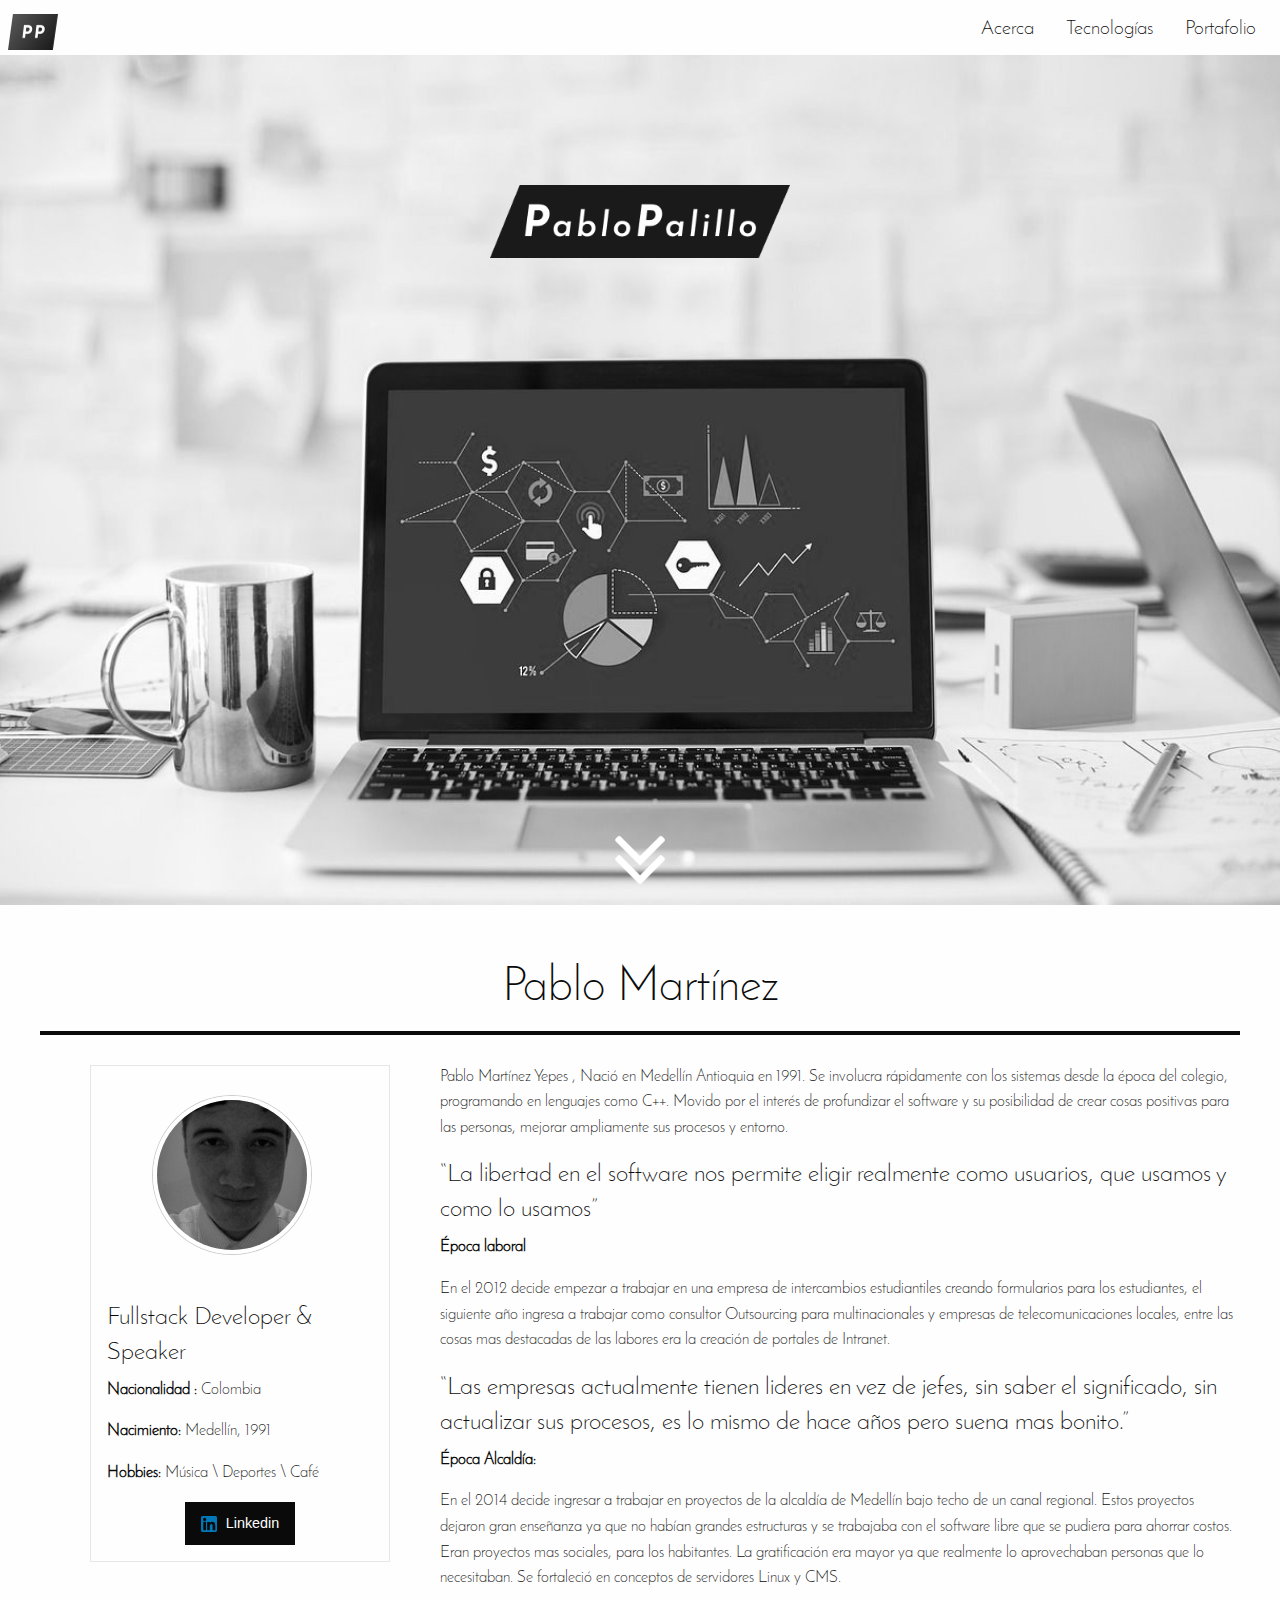
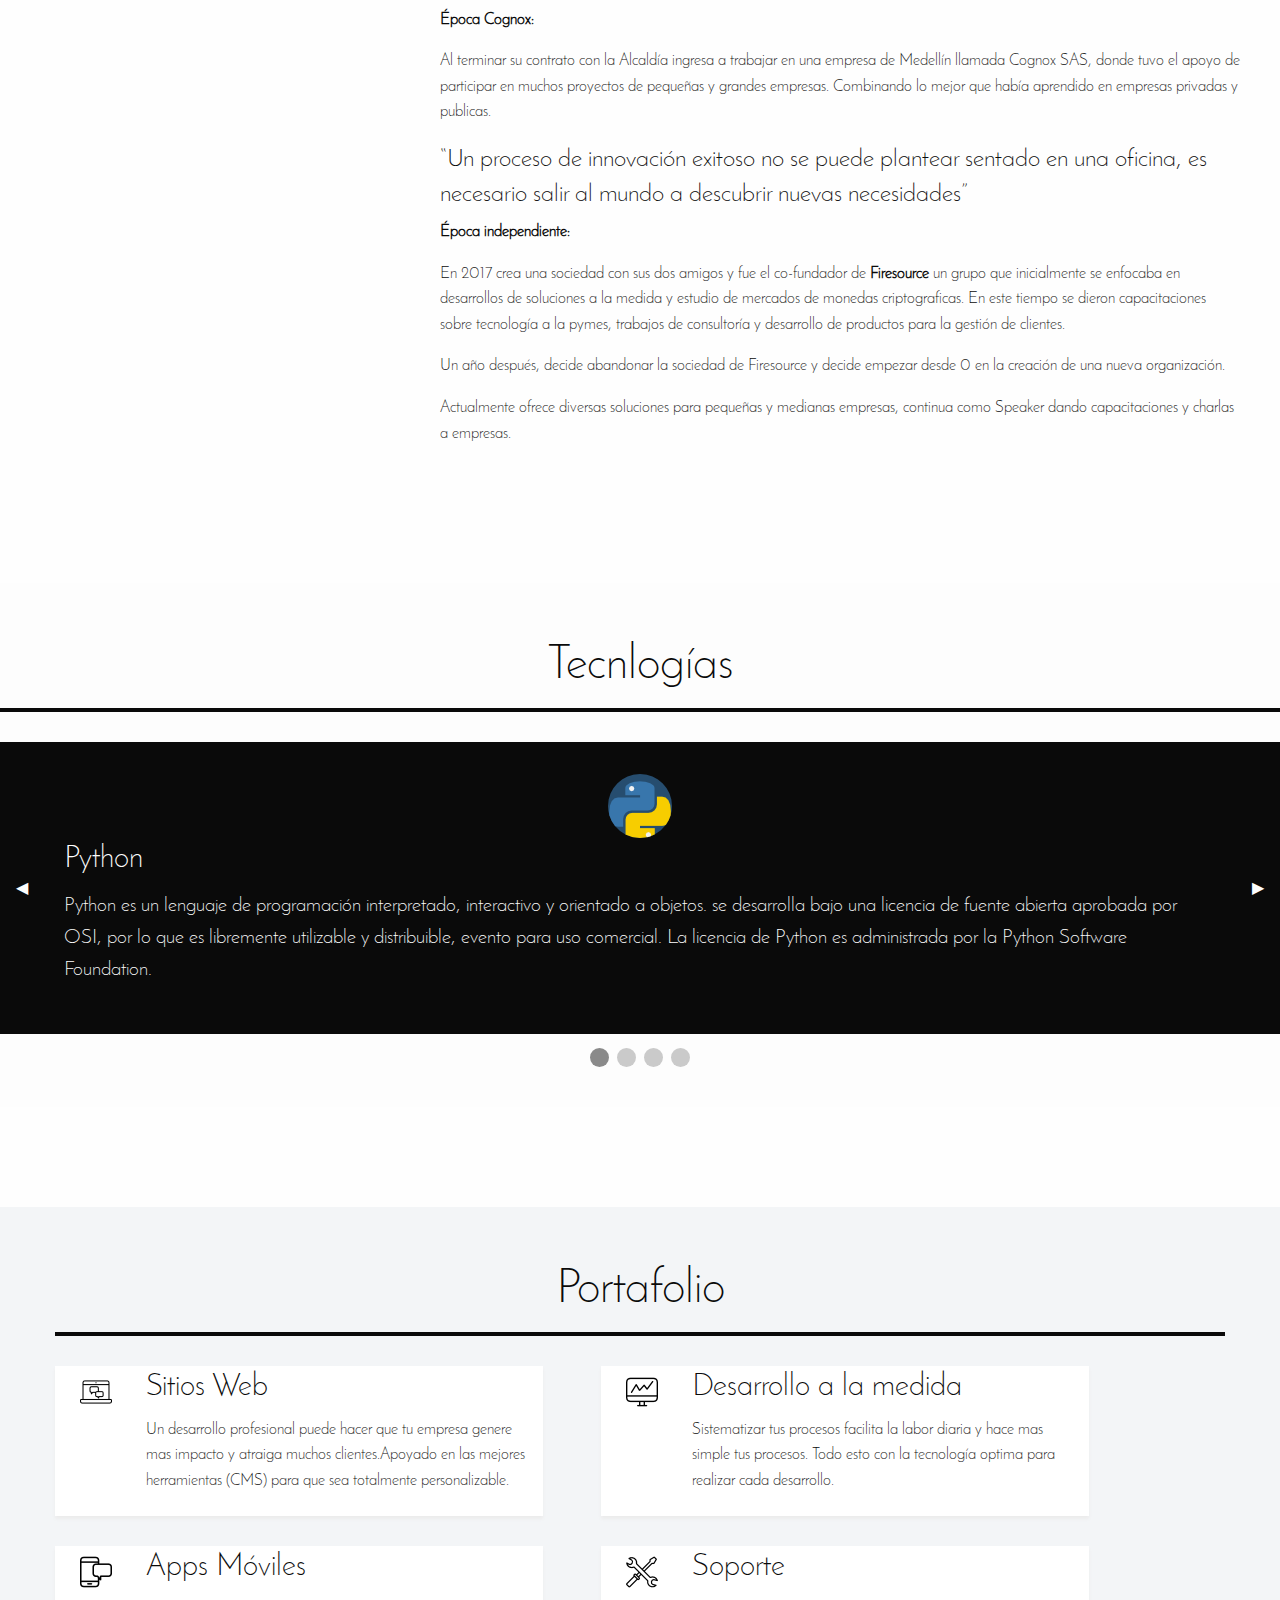
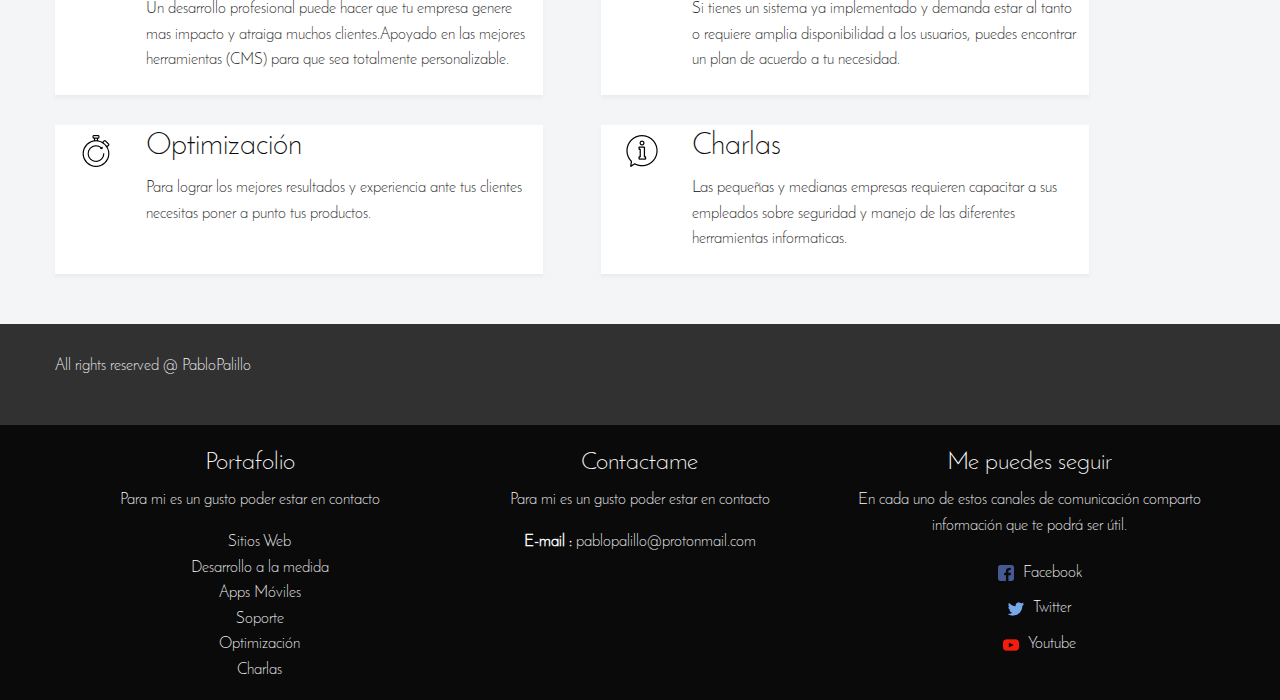
<file: index.html>
<!doctype html>
<html class="no-js" lang="es" dir="ltr">
  <head>
    <meta charset="utf-8">
    <meta http-equiv="x-ua-compatible" content="ie=edge">
    <meta name="viewport" content="width=device-width, initial-scale=1.0">
    <title>PabloPalillo</title>
    <link rel="shortcut icon" href="favicon.png">

    <link rel="stylesheet" href="css/foundation.min.css">
    <link rel="stylesheet" href="css/app.css">
    <link href="https://vjs.zencdn.net/7.2.3/video-js.css" rel="stylesheet">
  </head>
  <body>
    <nav class="grid-container full">

      <div class="title-bar" data-responsive-toggle="menu-pp" data-hide-for="medium">
        <button class="menu-icon" type="button" data-toggle="menu-pp"></button>
        <div class="title-bar-title">Menu</div>
      </div>

      <div id="menu-pp" class="top-bar">

        <div class="top-bar-left show-for-medium">
          <div class="logo">
            <img id="logo-image-top" src="images/pablopalillo-mini.png" alt="logo">
          </div>
        </div>

        <div class="top-bar-right">
          <ul class="dropdown menu" data-magellan>
            <li><a href="#bio">Acerca </a></li>
            <li><a href="#skills">Tecnologías</a></li>
            <li><a href="#services">Portafolio</a></li>
          </ul>
        </div>
      </div>
    </nav>

    <div id="main-image" class="grid-container full">
      <div id="logo" class="text-center">
        <img id="logo-image" src="images/pablopalillo-logo.png" alt="logo">
      </div>
      <div id="down-page" class="text-center">
        <a href="#bio">
          <img id="down-icon" src="images/icons/down.png" alt="logo" />
        </a>
      </div>
    </div>

    <article id="main">
      
      <section id="bio" class="grid-container" data-magellan-target="bio">
        <header>
           <h1 class="text-center">Pablo Martínez</h1>
        </header>

        <div class="grid-x">
           <div id="bio-card" class="cell small-12 medium-4">
              <div class="card">

               <div class="media-object-section text-center">
                  <div class="thumbnail">
                    <img src="images/photo.jpeg" width="150">
                  </div>
                </div>

                <div class="card-section">
                  <h4>Fullstack Developer &amp; Speaker</h4>
                  <p><strong>Nacionalidad :</strong> Colombia </p>
                  <p><strong>Nacimiento:</strong> Medellín, 1991 </p>
                  <p><strong>Hobbies:</strong> Música \ Deportes \ Café </p>
                </div>
                <div class="text-center">
                  <a class="button secondary" target="_blank" 
                    href="http://www.linkedin.com/in/pablo-martínez-yepes">

                    <span class="icon">
                      <img src="images/icons/linkedin.png" alt="linkedin"/>
                    </span>
                    Linkedin
                  </a>
                </div>
              </div>
           </div>
           <div class="cell small-12 medium-8">
           <p>
              Pablo Martínez Yepes , Nació en Medellín Antioquia en 1991. Se involucra rápidamente con los sistemas desde la época del colegio, programando en lenguajes como C++. Movido por el interés de profundizar el software y su posibilidad de crear cosas positivas para las personas, mejorar ampliamente sus procesos y entorno.
           </p>
          <h4>
            <q>La libertad en el software nos permite eligir realmente como usuarios, que usamos y como lo usamos</q>
          </h4>
          <p>
            <strong>Época laboral</strong>
          </p>
          <p>
              En el 2012 decide empezar a trabajar en una empresa de intercambios estudiantiles creando formularios para los estudiantes, el siguiente año ingresa a trabajar como consultor Outsourcing para multinacionales y empresas de telecomunicaciones locales, entre las cosas mas destacadas de las labores era la creación de portales de Intranet.
          </p>
          <h4><q>Las empresas actualmente tienen lideres en vez de jefes, sin saber el significado, sin actualizar sus procesos, es lo mismo de hace años pero suena mas bonito.</q>
          </h4>
          <p><strong>Época Alcaldía:</strong></p>
          <p>
              En el 2014 decide ingresar a trabajar en proyectos de la alcaldía de Medellín bajo techo de un canal regional. Estos proyectos dejaron gran enseñanza ya que no habían grandes estructuras y se trabajaba con el software libre que se pudiera para ahorrar costos. Eran proyectos mas sociales, para los habitantes. La gratificación era mayor ya que realmente lo aprovechaban personas que lo necesitaban. Se fortaleció en conceptos de servidores Linux y CMS.
          </p>
          <p><strong>Época Cognox:</strong></p>
          <p>
            Al terminar su contrato con la Alcaldía ingresa a trabajar en una empresa de Medellín llamada Cognox SAS, donde tuvo el apoyo de participar en muchos proyectos de pequeñas y grandes empresas. Combinando lo mejor que había aprendido en empresas privadas y publicas.
          </p>
          <h4><q>Un proceso de innovación exitoso no se puede plantear sentado en una oficina, es necesario salir al mundo a descubrir nuevas necesidades</q>
          </h4>
          <p>
            <strong>Época independiente:</strong>
          </p>
          <p>
            En 2017 crea una sociedad con sus dos amigos y fue el co-fundador de <strong>Firesource</strong> un grupo que inicialmente se enfocaba en desarrollos de soluciones a la medida y estudio de mercados de monedas criptograficas. En este tiempo se dieron capacitaciones sobre tecnología a la pymes, trabajos de consultoría y desarrollo de productos para la gestión de clientes.       
          </p>
          <p>
              Un año después, decide abandonar la sociedad de Firesource y decide empezar desde 0 en la creación de una nueva organización.
          </p>
          <p>
              Actualmente ofrece diversas soluciones para pequeñas y medianas empresas, continua como Speaker dando capacitaciones y charlas a empresas.
          </p>
           </div>
        </div>
       
      </section>

      <section id="skills" class="grid-container full" data-magellan-target="skills">
        <header>
           <h1 class="text-center">Tecnlogías</h1>
        </header>
        <div class="grid-x">
          
              <div class="orbit" role="region" aria-label="Favorite Text Ever" data-orbit>
              <ul class="orbit-container">
                <button class="orbit-previous" aria-label="previous"><span class="show-for-sr">Previous Slide</span>&#9664;</button>
                <button class="orbit-next" aria-label="next"><span class="show-for-sr">Next Slide</span>&#9654;</button>
                <li id="python" class="is-active orbit-slide">
                  <div class="item-orbit-slide">
                    <div class="text-center">
                      <img src="images/icons/python.png" alt="python">  
                    </div>
                  <h3>Python</h3>
                    <p>Python es un lenguaje de programación interpretado, interactivo y orientado a objetos. se desarrolla bajo una licencia de fuente abierta aprobada por OSI, por lo que es libremente utilizable y distribuible, evento para uso comercial. La licencia de Python es administrada por la Python Software Foundation.</p>
                  </div>
                </li>
                <li id="php" class="orbit-slide">
                  <div class="item-orbit-slide">

                    <div class="text-center">
                      <img src="images/icons/php.png" alt="Php">  
                    </div>

                    <h3>Php</h3>
                    <p>Puede ser desplegado en la mayoría de los servidores web y en todos los sistemas operativos y plataformas sin costo alguno. El lenguaje PHP se encuentra instalado en más de 20 millones de sitios web y en un millón de servidores.</p>
                  </div>
                </li>
                <li class="orbit-slide">
                  <div id="react" class="item-orbit-slide">
                    <div class="text-center">
                      <img src="images/icons/react.png" alt="react">  
                    </div>

                  <h3>React</h3>
                    <p>Es una biblioteca Javascript de código abierto diseñada para crear interfaces de usuario con el objetivo de facilitar el desarrollo de aplicaciones en una sola página. Es mantenido por Facebook y la comunidad de software libre, han participado en el proyecto más de mil desarrolladores diferentes.</p>
                  </div>
                </li>
                <li class="orbit-slide">
                  <div id="foundation" class="item-orbit-slide">
                    <div class="text-center">
                      <img src="images/icons/foundation.png" alt="foundation">  
                    </div>
                  <h3>Foundation</h3>
                    <p>Es un Framework para cualquier dispositivo, medio y accesibilidad. Foundation es una familia de frameworks front-end receptivos que facilitan el diseño de sitios web, aplicaciones y correos electrónicos con una excelente respuesta que se ven increíbles en cualquier dispositivo. </p>
                  </div>
                </li>
              </ul>
              <nav class="orbit-bullets">
                <button class="is-active" data-slide="0"><span class="show-for-sr">First slide details.</span><span class="show-for-sr">Current Slide</span></button>
                <button data-slide="1"><span class="show-for-sr">Second slide details.</span></button>
                <button data-slide="2"><span class="show-for-sr">Third slide details.</span></button>
                <button data-slide="3"><span class="show-for-sr">Fourth slide details.</span></button>
              </nav>
            </div>

        </div>

      </section>

      <section id="services"  class="grid-container full" data-magellan-target="services">
        <div class="grid-container">
          <header>
              <h1 class="text-center">Portafolio</h1>
          </header>

          <div class="grid-x">

            <div class="card-services cell small-12 medium-5">
              <div class="grid-x">

               <div class="cell small-2 card-services-img">
                 <img src="images/icons/laptop.png">
               </div>
                  
                <div class="cell small-10 card-services-text">
                  <h3>Sitios Web</h3>
                  <p>
                    Un desarrollo profesional puede hacer que tu empresa genere mas impacto y atraiga muchos clientes.Apoyado en las mejores herramientas (CMS) para que sea totalmente personalizable. 
                  </p>
                </div>
              </div>
           </div>


          <div class="card-services cell small-12 medium-5">
              <div class="grid-x">

               <div class="cell small-2 card-services-img">
                 <img src="images/icons/computer.png">
               </div>
                  
                <div class="cell small-10 card-services-text">
                  <h3>Desarrollo a la medida</h3>
                  <p>
                   Sistematizar tus procesos facilita la labor diaria y hace mas simple tus procesos. Todo esto con la tecnología optima para realizar cada desarrollo. 
                  </p>
                </div>
              </div>
           </div>

          <div class="card-services cell small-12 medium-5">
              <div class="grid-x">

               <div class="cell small-2 card-services-img">
                 <img src="images/icons/smartphone.png">
               </div>
                  
                <div class="cell small-10 card-services-text">
                  <h3>Apps Móviles</h3>
                  <p>
                    Un desarrollo profesional puede hacer que tu empresa genere mas impacto y atraiga muchos clientes.Apoyado en las mejores herramientas (CMS) para que sea totalmente personalizable. 
                  </p>
                </div>
              </div>
           </div>

          <div class="card-services cell small-12 medium-5">
              <div class="grid-x">

               <div class="cell small-2 card-services-img">
                 <img src="images/icons/tools.png">
               </div>
                  
                <div class="cell small-10 card-services-text">
                  <h3>Soporte</h3>
                  <p>
                    Si tienes un sistema ya implementado y demanda estar al tanto o requiere amplia disponibilidad a los usuarios, puedes encontrar un plan de acuerdo a tu necesidad. 
                  </p>
                </div>
              </div>
           </div>

          <div class="card-services cell small-12 medium-5">
              <div class="grid-x">

               <div class="cell small-2 card-services-img">
                 <img src="images/icons/stopclock.png">
               </div>
                  
                <div class="cell small-10 card-services-text">
                  <h3>Optimización</h3>
                  <p>
                   Para lograr los mejores resultados y experiencia ante tus clientes necesitas poner a punto tus productos.
                  </p>
                </div>
              </div>
           </div>

          <div class="card-services cell small-12 medium-5">
              <div class="grid-x">

               <div class="cell small-2 card-services-img">
                 <img src="images/icons/help.png">
               </div>
                  
                <div class="cell small-10 card-services-text">
                  <h3>Charlas</h3>
                  <p>Las pequeñas y medianas empresas requieren capacitar a sus empleados sobre seguridad y manejo de las diferentes herramientas informaticas.</p>
                </div>
              </div>
           </div>



          </div>

        </div>
      </section>

      <footer>
        <div class="footer-intro grid-container full">
          <div class="grid-container">
            <p>All rights reserved @ PabloPalillo</p>
          </div>  
        </div>
        <div class="grid-container">
          <div class="grid-x">
            <div class="cell small-12 medium-4 text-center">
                <h4>Portafolio</h4>
                <p>Para mi es un gusto poder estar en contacto</p>
                <ul class="footer-list">
                  <li>Sitios Web</li>
                  <li>Desarrollo a la medida</li>
                  <li>Apps Móviles</li>
                  <li>Soporte</li>
                  <li>Optimización</li>
                  <li>Charlas</li>
                </ul>
            </div>
            <div class="cell small-12 medium-4 text-center">
                <h4>Contactame</h4>
                <p>Para mi es un gusto poder estar en contacto</p>
                <p><strong>E-mail :</strong> pablopalillo@protonmail.com</p>

            </div>
            <div class="cell small-12 medium-4 text-center">
                <h4>Me puedes seguir</h4>
                <p>En cada uno de estos canales de comunicación comparto información que te podrá ser útil.</p>
                <ul class="footer-list">
                  <li>
                    <a target="_blank" href="https://www.facebook.com/PabloPalilloPage/">
                      <span class="icon">
                        <img src="images/icons/facebook.png" alt="facebook"/>
                      </span>
                    Facebook</a>
                  </li>
                  <li>
                    <a target="_blank" href="https://twitter.com/pabloPalillo">
                      <span class="icon">
                        <img src="images/icons/twitter.png" alt="twitter"/>
                      </span>
                      Twitter</a>
                  </li>
                  <li>
                      <span class="icon">
                        <img target="_blank" src="images/icons/youtube.png" alt="youtube"/>
                      </span>
                    <a href="https://www.youtube.com/channel/UC5x1OghK7XVK1JzIsh5BaJg">Youtube</a>
                  </li>
                </ul>

            </div>
          </div>
       </div>
      </footer>
    </article>
    
    <script src="js/vendor/jquery.js"></script>
    <script src="js/vendor/what-input.js"></script>
    <script src="js/vendor/foundation.min.js"></script>
    <script src="js/app.js"></script>
    <script src="https://vjs.zencdn.net/7.2.3/video.js"></script>
  </body>
</html>
</file>
<file: css/app.css>
/**
			GENERAL STYLES
**/

@font-face {
  font-family: 'Josefin Sans';
  src: url('../fonts/JosefinSans-Light.ttf');
  font-style: normal;
  font-weight: 400px;
}

p, span, h1,h2,h3,h4,h5, li, a, strong {
	font-family: 'Josefin Sans', 'Helvetica Neue','Sans Serif';
}

.secondary {
 background-color: 	#0a0a0a !important;
}

.icon {
	vertical-align: middle;
	margin-right: 5px;
}

/**
			END GENERAL STYLES
**/

/**
			HEADER PAGE
**/

#menu-pp {
	padding-bottom: 0;
}

#menu-pp, #menu-pp .top-bar-right ul{
	background-color: #fefefe;
}

#menu-pp .top-bar-right ul li,
#menu-pp .top-bar-right ul li a{
	color: #0a0a0a;
	font-size: 20px;
}

#menu-pp .top-bar-right ul li a{
	border-bottom: 5px solid #fefefe;
}

#menu-pp .top-bar-right ul li a:hover{
	border-bottom: 5px solid #0a0a0a;
}


#main-image {
	background-image: url('../images/background.jpg');
	height: 100vh;
    background-repeat: no-repeat;
    background-position: center;
    background-size: cover;
    margin-top: -50px;
    position: relative;
    z-index: -1;
}

#logo #logo-image{
	margin-top: 20vh;
	width: 300px;
}

#down-page {
	position: absolute;
	bottom: 20px;
	width: 100%;
}


@-moz-keyframes bounce {
  0%,
  20%,
  50%,
  80%,
  100% {
    -moz-transform: translateY(0);
    transform: translateY(0);
  }
  40% {
    -moz-transform: translateY(-30px);
    transform: translateY(-30px);
  }
  60% {
    -moz-transform: translateY(-15px);
    transform: translateY(-15px);
  }
}
@-webkit-keyframes bounce {
  0%,
  20%,
  50%,
  80%,
  100% {
    -webkit-transform: translateY(0);
    transform: translateY(0);
  }
  40% {
    -webkit-transform: translateY(-30px);
    transform: translateY(-30px);
  }
  60% {
    -webkit-transform: translateY(-15px);
    transform: translateY(-15px);
  }
}
@keyframes bounce {
  0%,
  20%,
  50%,
  80%,
  100% {
    -moz-transform: translateY(0);
    -ms-transform: translateY(0);
    -webkit-transform: translateY(0);
    transform: translateY(0);
  }
  40% {
    -moz-transform: translateY(-30px);
    -ms-transform: translateY(-30px);
    -webkit-transform: translateY(-30px);
    transform: translateY(-30px);
  }
  60% {
    -moz-transform: translateY(-15px);
    -ms-transform: translateY(-15px);
    -webkit-transform: translateY(-15px);
    transform: translateY(-15px);
  }
}

#down-page #down-icon {
	width: 50px;
	-moz-animation: bounce 2s infinite;
  	-webkit-animation: bounce 2s infinite;
  	animation: bounce 2s infinite;
}



/**
		END HEADER PAGE
**/

/**
		SECTIONS PAGE
**/

#main section {
	margin-bottom: 100px;
	padding: 20px 0;
}

#main section header {
	margin: 30px 0;
	border-bottom: 4px solid #0a0a0a;
}

#skills {
	background-color: #fdfdfd; 
}

#services {
	background-color: #f3f5f7;
}


#bio-card {
	padding: 0 50px;
}

#bio-card .card .thumbnail,
#bio-card .card .thumbnail img{
	border-radius: 50%;
}

#bio-card .card .media-object-section {
	margin: 30px 0;
}


.item-orbit-slide {
  padding: 2rem 4rem;
  color: #fefefe;
}

.item-orbit-slide p{
	font-size: 20px;
}

#python {
 background-color: #0a0a0a;
}

#php {
	background-color: #3b3b3b;
}

#react {
	background-color: #0a0a0a;
}

#foundation {
	background-color: #3b3b3b;
}

.card-services {
    background: #ffffff;
    box-shadow: 0px 3px 3px #ececec;
    margin-bottom: 30px;	
    margin-right: 5%;
}

.card-services  .card-services-img {
	padding: 10px;
	text-align: center;
}


.card-services  .card-services-text {
	padding: 0 10px 5px;
	overflow: hidden;
}

#video-apps {
  margin-bottom: 100px;
  padding-bottom: 400px;
}

/**
 		END SECTION
**/


/** FOOTER **/

#main footer {
	background-color: #0a0a0a;
	color: #fefefe;
	margin-top: -100px;
}

#main footer .footer-intro {
	background-color: #313131;
	padding: 30px 0;
}

footer .grid-x .cell {
	margin-top: 20px;
}

footer .footer-list {
	list-style: none;
}

footer .footer-list li, footer .footer-list a{
	color: #fefefe;
}

footer .footer-list a{
	display: inline-block;
	padding: 5px 0;
}

/** 
MEDIA QUERY
**/

/* Small only */
@media screen and (max-width: 39.9375em) {

	#menu-pp .top-bar-right ul li {
		display: block;
		width: 100%;
	}
}
</file>
